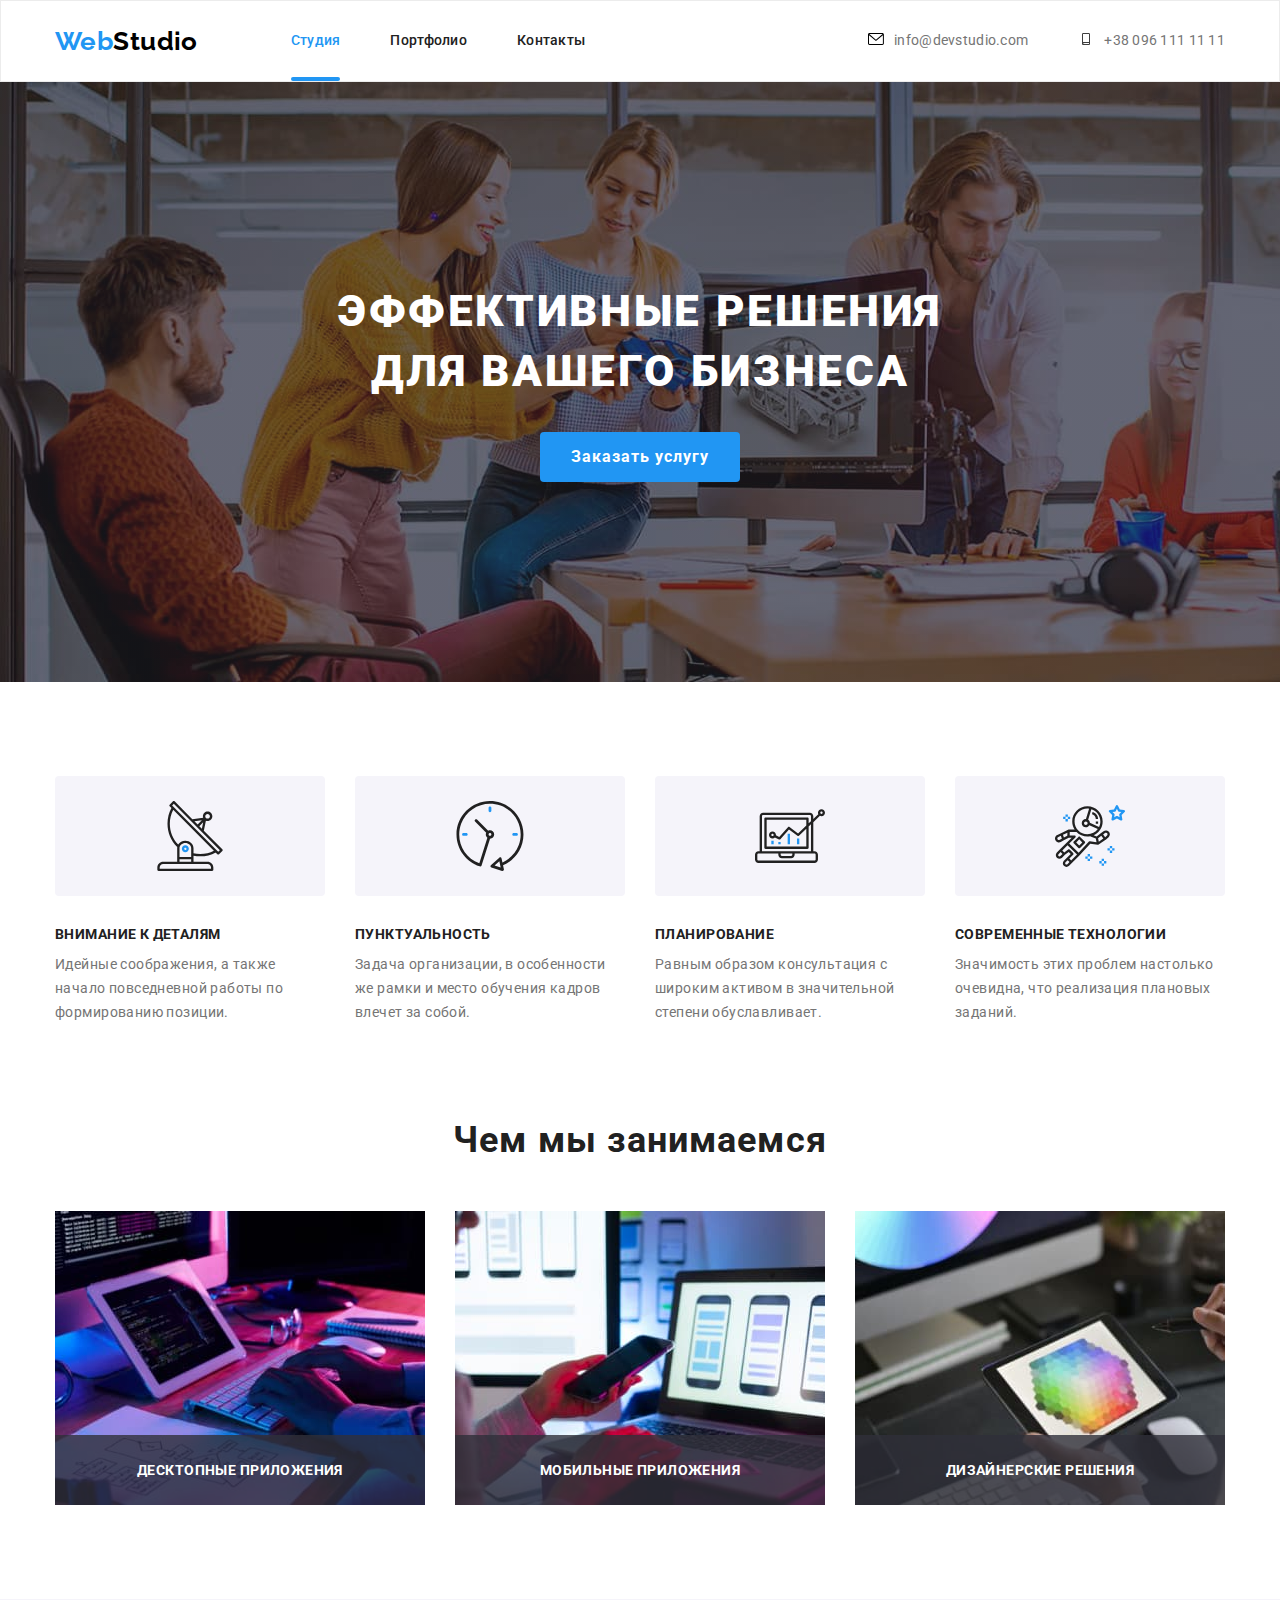
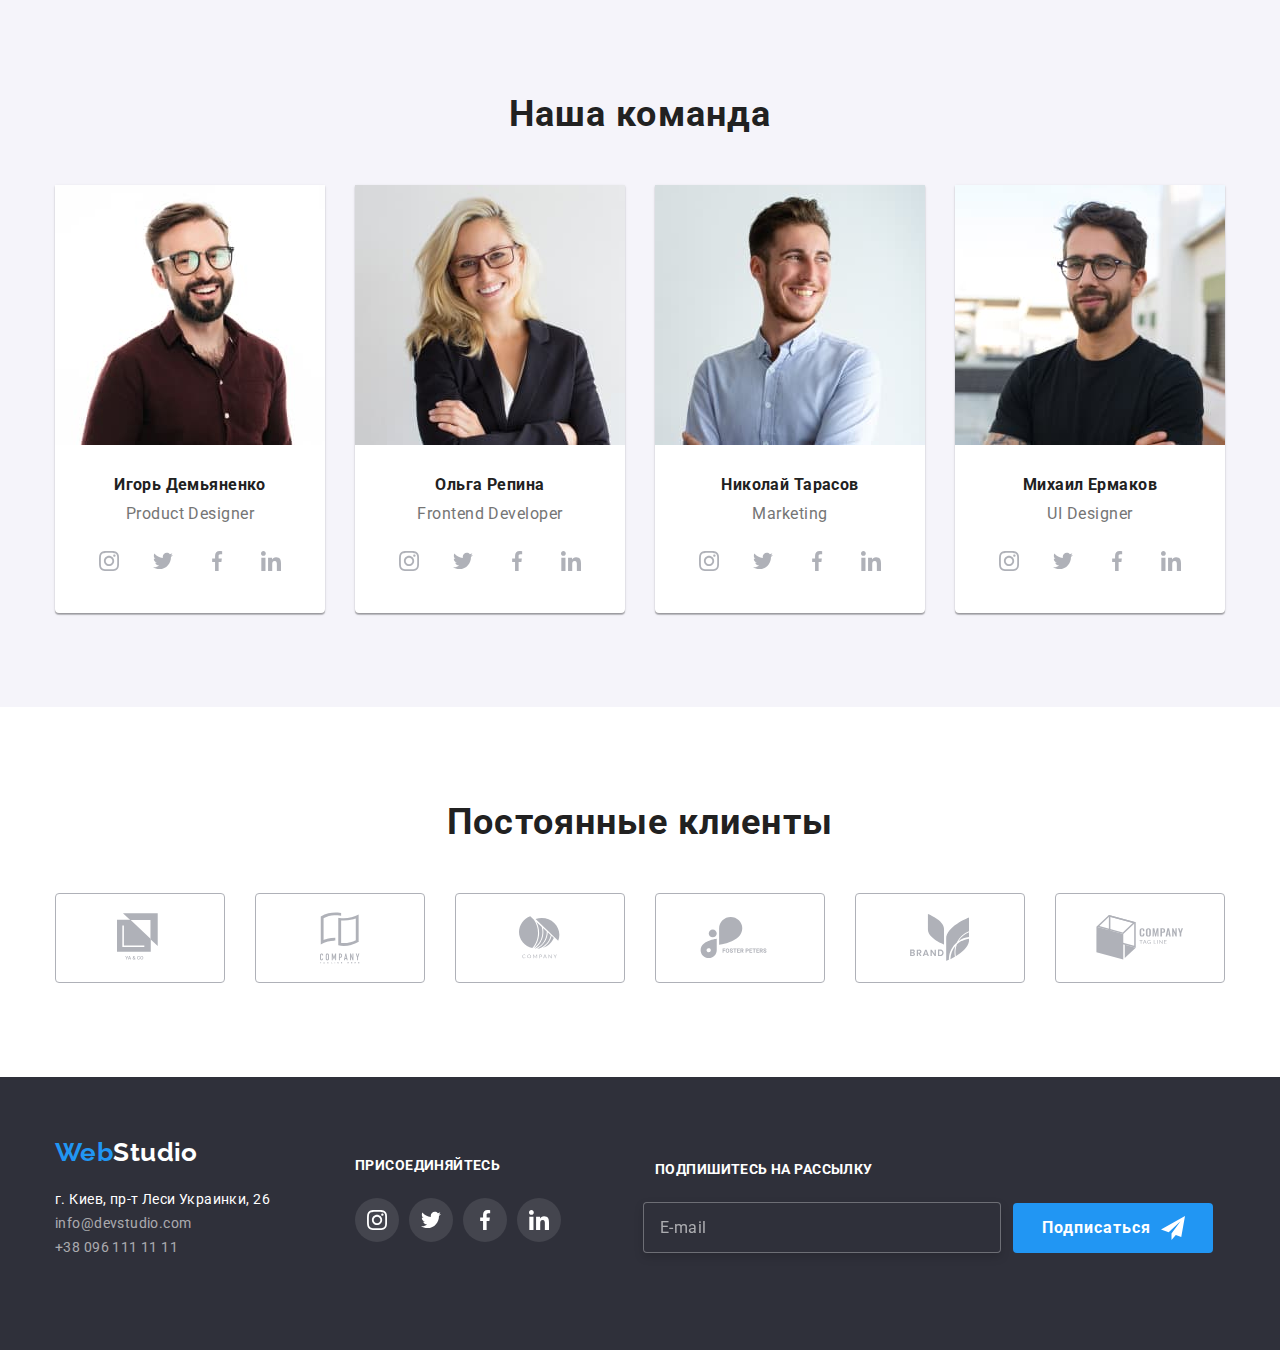
<file: index.html>
<!DOCTYPE html>
<html lang="ru">
  <head>
    <meta charset="UTF-8" />
    <meta name="viewport" content="width=device-width, initial-scale=1.0" />
    <title>Document</title>
    <link
      href="https://fonts.googleapis.com/css2?family=Raleway:wght@700&family=Roboto:wght@400;500;700;900&display=swap"
      rel="stylesheet"
    />
    <link
      rel="stylesheet"
      href="https://cdnjs.cloudflare.com/ajax/libs/modern-normalize/1.0.0/modern-normalize.min.css"
    />
    <!-- <link rel="stylesheet" href="./css/style.css" /> -->
    <link rel="stylesheet" href="./css/main.min.css" />
  </head>

  <body>
    <header class="header">
      <div class="container">
        <div class="header-block">
          <!-- <nav class="nav"> -->
          <a href="./index.html" class="logo link-none"> <span class="web">Web</span>Studio</a>

          <!-- ========== mobile menu ============-->
          <button
            type="button"
            class="menu-button"
            aria-expanded="false"
            aria-controls="menu-container"
            data-menu-button
          >
            <svg width="40px" height="40px" aria-label="Переключатель мобильного меню">
              <use class="icon-cross" href="./img/icon/sprites.svg#icon-cross"></use>
              <use class="icon-menu" href="./img/icon/sprites.svg#icon-menu"></use>
            </svg>
          </button>

          <div class="menu-container" id="menu-container" data-menu>
            <div class="navigation">
              <ul class="list">
                <li class="item"><a href="./index.html" class="link current link-none">Студия</a></li>
                <li class="item">
                  <a href="./portfolio.html" class="link link-none">Портфолио</a>
                </li>
                <li class="item"><a href="" class="link link-none">Контакты</a></li>
              </ul>
            </div>
            <div class="contacts-mob">
              <ul class="list">
                <li class="tel item">
                  <a href="tel:+380961111111" class="link link-none">+38 096 111 11 11</a>
                </li>
                <li class="mail item">
                  <a href="mailto:info@devstudio.com" class="link link-none">info@devstudio.com</a>
                </li>
              </ul>
            </div>
            <div class="mobile-social">
              <ul class="mobile-social-list list">
                <li class="item">
                  <a href="" class="link-none"> Instagram</a>
                </li>
                <li class="item">
                  <a href="" class="link-none"> Twitter</a>
                </li>
                <li class="item">
                  <a href="" class="link-none"> Facebook</a>
                </li>
                <li class="item">
                  <a href="" class="link-none"> LinkedIn</a>
                </li>
              </ul>
            </div>
          </div>

          <!--tab / descktop menu =============== -->
          <!-- <div class="tab-desck-header"> -->
          <nav class="nav">
            <ul class="site-nav list">
              <li class="item"><a href="./index.html" class="link current link-none">Студия</a></li>
              <li class="item">
                <a href="./portfolio.html" class="link link-none">Портфолио</a>
              </li>
              <li class="item"><a href="" class="link link-none">Контакты</a></li>
            </ul>
          </nav>

          <ul class="contacts list">
            <li class="item">
              <a href="mailto:info@devstudio.com" class="link link-none">
                <svg class="icon" width="16px" height="12px">
                  <use href="./img/icon/sprites.svg#icon-envelope"></use></svg
                >info@devstudio.com</a
              >
            </li>
            <li class="item">
              <a href="tel:+380961111111" class="link link-none"
                ><svg class="icon" width="16px" height="12px">
                  <use href="./img/icon/sprites.svg#icon-smartphone"></use></svg
                >+38 096 111 11 11</a
              >
            </li>
          </ul>
          <!-- </div> -->
        </div>
      </div>
    </header>

    <main>
      <!-- баннер -->
      <section class="hero overlay">
        <div class="container">
          <div class="hero-content">
            <h1 class="hero-title">Эффективные решения для вашего бизнеса</h1>
            <button type="button" data-modal-open class="button-title">Заказать услугу</button>
          </div>
        </div>
      </section>

      <!--Наши преимущества-->
      <section class="section features-section">
        <div class="container features">
          <h2 class="section-title visually-hidden">Наши преимущества</h2>
          <!-- заголовок скрыт с помощью css-->

          <ul class="features__item-list list">
            <li class="features__item">
              <div class="icon-features antenna">
                <svg class="link-icon" width="120px" height="70px">
                  <use href="./img/icon/sprites.svg#icon-antenna"></use>
                </svg>
              </div>
              <h3 class="features__title">Внимание к деталям</h3>
              <p>Идейные соображения, а также начало повседневной работы по формированию позиции.</p>
            </li>
            <li class="features__item">
              <div class="icon-features clock">
                <svg class="link-icon" width="120px" height="70px">
                  <use href="./img/icon/sprites.svg#icon-clock"></use>
                </svg>
              </div>
              <h3 class="features__title">Пунктуальность</h3>
              <p>Задача организации, в особенности же рамки и место обучения кадров влечет за собой.</p>
            </li>
            <li class="features__item">
              <div class="icon-features diagram">
                <svg class="link-icon" width="120px" height="70px">
                  <use href="./img/icon/sprites.svg#icon-diagram"></use>
                </svg>
              </div>
              <h3 class="features__title">Планирование</h3>
              <p>Равным образом консультация с широким активом в значительной степени обуславливает.</p>
            </li>
            <li class="features__item">
              <div class="icon-features astronaut">
                <svg class="link-icon" width="120px" height="70px">
                  <use href="./img/icon/sprites.svg#icon-astronaut"></use>
                </svg>
              </div>
              <h3 class="features__title">Современные технологии</h3>
              <p>Значимость этих проблем настолько очевидна, что реализация плановых заданий.</p>
            </li>
          </ul>
        </div>
      </section>

      <!--Чем мы занимаемся-->
      <section class="about-section section">
        <div class="container">
          <h2 class="section-title">Чем мы занимаемся</h2>

          <ul class="about list">
            <li class="item">
              <div class="about-actions">
                <div class="about-thumb">
                  <picture>
                    <source
                      srcset="./img/product/product-1.jpg 1x, ./img/product/product-1@2x.jpg 2x"
                      media="(min-width: 1200px)"
                    />
                    <img src="/img/product/product-1.jpg 1x" alt="планшет и печать на клавиатуре" />
                  </picture>
                  <h3 class="attractive-text">Десктопные приложения</h3>
                </div>
              </div>
            </li>
            <li class="item">
              <div class="about-actions">
                <div class="about-thumb">
                  <picture>
                    <source
                      srcset="./img/product/product-2.jpg 1x, ./img/product/product-2@2x.jpg 2x"
                      media="(min-width: 1200px)"
                    />
                    <img src="./img/product/product-2.jpg 1x" alt="выбор дизайна моб сайта" />
                  </picture>
                  <h3 class="attractive-text">Мобильные приложения</h3>
                </div>
              </div>
            </li>
            <li class="item">
              <div class="about-actions">
                <div class="about-thumb">
                  <picture>
                    <source
                      srcset="./img/product/product-3.jpg 1x, ./img/product/product-3@2x.jpg 2x"
                      media="(min-width: 1200px)"
                    />
                    <img src="./img/product/product-3.jpg 1x" alt="выбор цвета на планшете" />
                  </picture>
                  <h3 class="attractive-text">Дизайнерские решения</h3>
                </div>
              </div>
            </li>
          </ul>
        </div>
      </section>

      <!--Наша команда-->
      <section class="section team-section">
        <div class="container">
          <h2 class="section-title">Наша команда</h2>

          <ul class="team list">
            <li class="team-item">
              <a href="" class="link-none">
                <div class="team-insidebox-titles">
                  <picture>
                    <source
                      srcset="./img/team/pc-staff-1.jpg 1x, ./img/team/pc-staff-1@2x.jpg 2x"
                      media="(min-width: 1200px)"
                    />
                    <source
                      srcset="./img/team/tab-staff-1.jpg 1x, ./img/team/tab-staff-1@2x.jpg 2x"
                      media="(min-width: 768px)"
                    />
                    <img class="about-list-img" src="./img/team/mob-staff-1.jpg" alt="фото Игорь Демьяненко" />
                  </picture>

                  <h3 class="title">Игорь Демьяненко</h3>
                  <p class="text">Product Designer</p>
                </div>
              </a>
              <ul class="social list">
                <li>
                  <a href="" class="social-link-icon">
                    <svg class="link-icon" width="20px" height="20px">
                      <use href="./img/icon/sprites.svg#icon-instagram"></use>
                    </svg>
                  </a>
                </li>
                <li>
                  <a href="" class="social-link-icon">
                    <svg class="link-icon" width="20px" height="20px">
                      <use href="./img/icon/sprites.svg#icon-twitter"></use>
                    </svg>
                  </a>
                </li>
                <li>
                  <a href="" class="social-link-icon">
                    <svg class="link-icon" width="20px" height="20px">
                      <use href="./img/icon/sprites.svg#icon-facebook"></use>
                    </svg>
                  </a>
                </li>
                <li>
                  <a href="" class="social-link-icon">
                    <svg class="link-icon" width="20px" height="20px">
                      <use href="./img/icon/sprites.svg#icon-linkedin"></use>
                    </svg>
                  </a>
                </li>
              </ul>
            </li>
            <li class="team-item">
              <a href="" class="link-none">
                <div class="team-insidebox-titles">
                  <picture>
                    <source
                      srcset="./img/team/pc-staff-2.jpg 1x, ./img/team/pc-staff-2@2x.jpg 2x"
                      media="(min-width: 1200px)"
                    />
                    <source
                      srcset="./img/team/tab-staff-2.jpg 1x, ./img/team/tab-staff-2@2x.jpg 2x"
                      media="(min-width: 768px)"
                    />
                    <img class="about-list-img" src="./img/team/mob-staff-2.jpg" alt="фото Ольга Репина" />
                  </picture>

                  <h3 class="title">Ольга Репина</h3>
                  <p class="text">Frontend Developer</p>
                </div>
              </a>
              <ul class="social list">
                <li>
                  <a href="" class="social-link-icon">
                    <svg class="link-icon" width="20px" height="20px">
                      <use href="./img/icon/sprites.svg#icon-instagram"></use>
                    </svg>
                  </a>
                </li>
                <li>
                  <a href="" class="social-link-icon">
                    <svg class="link-icon" width="20px" height="20px">
                      <use href="./img/icon/sprites.svg#icon-twitter"></use>
                    </svg>
                  </a>
                </li>
                <li>
                  <a href="" class="social-link-icon">
                    <svg class="link-icon" width="20px" height="20px">
                      <use href="./img/icon/sprites.svg#icon-facebook"></use>
                    </svg>
                  </a>
                </li>
                <li>
                  <a href="" class="social-link-icon">
                    <svg class="link-icon" width="20px" height="20px">
                      <use href="./img/icon/sprites.svg#icon-linkedin"></use>
                    </svg>
                  </a>
                </li>
              </ul>
            </li>
            <li class="team-item">
              <a href="" class="link-none">
                <div class="team-insidebox-titles">
                  <picture>
                    <source
                      srcset="./img/team/pc-staff-3.jpg 1x, ./img/team/pc-staff-3@2x.jpg 2x"
                      media="(min-width: 1200px)"
                    />
                    <source
                      srcset="./img/team/tab-staff-3.jpg 1x, ./img/team/tab-staff-3@2x.jpg 2x"
                      media="(min-width: 768px)"
                    />
                    <img class="about-list-img" src="./img/team/mob-staff-3.jpg" alt="фото Николай Тарасов" />
                  </picture>

                  <h3 class="title">Николай Тарасов</h3>
                  <p class="text">Marketing</p>
                </div>
              </a>
              <ul class="social list">
                <li>
                  <a href="" class="social-link-icon">
                    <svg class="link-icon" width="20px" height="20px">
                      <use href="./img/icon/sprites.svg#icon-instagram"></use>
                    </svg>
                  </a>
                </li>
                <li>
                  <a href="" class="social-link-icon">
                    <svg class="link-icon" width="20px" height="20px">
                      <use href="./img/icon/sprites.svg#icon-twitter"></use>
                    </svg>
                  </a>
                </li>
                <li>
                  <a href="" class="social-link-icon">
                    <svg class="link-icon" width="20px" height="20px">
                      <use href="./img/icon/sprites.svg#icon-facebook"></use>
                    </svg>
                  </a>
                </li>
                <li>
                  <a href="" class="social-link-icon">
                    <svg class="link-icon" width="20px" height="20px">
                      <use href="./img/icon/sprites.svg#icon-linkedin"></use>
                    </svg>
                  </a>
                </li>
              </ul>
            </li>
            <li class="team-item">
              <a href="" class="link-none">
                <div class="team-insidebox-titles">
                  <picture>
                    <source
                      srcset="./img/team/pc-staff-4.jpg 1x, ./img/team/pc-staff-4@2x.jpg 2x"
                      media="(min-width: 1200px)"
                    />
                    <source
                      srcset="./img/team/tab-staff-4.jpg 1x, ./img/team/tab-staff-4@2x.jpg 2x"
                      media="(min-width: 768px)"
                    />
                    <img class="about-list-img" src="./img/team/mob-staff-4.jpg" alt="фото Михаил Ермаков" />
                  </picture>

                  <h3 class="title">Михаил Ермаков</h3>
                  <p class="text">UI Designer</p>
                </div>
              </a>
              <ul class="social list">
                <li>
                  <a href="" class="social-link-icon">
                    <svg class="link-icon" width="20px" height="20px">
                      <use href="./img/icon/sprites.svg#icon-instagram"></use>
                    </svg>
                  </a>
                </li>
                <li>
                  <a href="" class="social-link-icon">
                    <svg class="link-icon" width="20px" height="20px">
                      <use href="./img/icon/sprites.svg#icon-twitter"></use>
                    </svg>
                  </a>
                </li>
                <li>
                  <a href="" class="social-link-icon">
                    <svg class="link-icon" width="20px" height="20px">
                      <use href="./img/icon/sprites.svg#icon-facebook"></use>
                    </svg>
                  </a>
                </li>
                <li>
                  <a href="" class="social-link-icon">
                    <svg class="link-icon" width="20px" height="20px">
                      <use href="./img/icon/sprites.svg#icon-linkedin"></use>
                    </svg>
                  </a>
                </li>
              </ul>
            </li>
          </ul>
        </div>
      </section>
    </main>

    <!-- Постоянные клиенты -->

    <section class="section clients-section">
      <div class="container">
        <h2 class="section-title">Постоянные клиенты</h2>

        <ul class="clients__list list">
          <li class="clients__item">
            <a href="" class="clients__link-icon">
              <svg class="link-icon" width="45px" height="50px">
                <use href="./img/icon/sprites.svg#icon-logo-1"></use>
              </svg>
            </a>
          </li>
          <li class="clients__item">
            <a href="" class="clients__link-icon">
              <svg class="link-icon" width="40px" height="52px">
                <use href="./img/icon/sprites.svg#icon-logo-2"></use>
              </svg>
            </a>
          </li>
          <li class="clients__item">
            <a href="" class="clients__link-icon">
              <svg class="link-icon" width="41px" height="43px">
                <use href="./img/icon/sprites.svg#icon-logo-3"></use>
              </svg>
            </a>
          </li>
          <li class="clients__item">
            <a href="" class="clients__link-icon">
              <svg class="link-icon" width="80px" height="42px">
                <use href="./img/icon/sprites.svg#icon-logo-4"></use>
              </svg>
            </a>
          </li>
          <li class="clients__item">
            <a href="" class="clients__link-icon">
              <svg class="link-icon" width="59px" height="47px">
                <use href="./img/icon/sprites.svg#icon-logo-5"></use>
              </svg>
            </a>
          </li>
          <li class="clients__item">
            <a href="" class="clients__link-icon">
              <svg class="team-link-icon" width="88px" height="45px">
                <use href="./img/icon/sprites.svg#icon-logo-6"></use>
              </svg>
            </a>
          </li>
        </ul>
      </div>
    </section>

    <!--Подвал-->

    <footer class="footer">
      <div class="container">
        <div class="footer-block">
          <div class="footer-block__item">
            <a href="./index.html" class="logo link-none">
              <span class="web">Web</span><span class="studio">Studio</span>
            </a>

            <address class="address">
              <ul class="contacts-footer list">
                <li class="contacts-footer__item">
                  <a
                    href="https://www.google.com/maps/d/u/0/viewer?msa=0&mid=10uSM3H-mIU3GznYo2szRIEphczw&ll=50.42732700000001%2C30.538092&z=17"
                    class="address-map link-none"
                    target="_blank"
                  >
                    г. Киев, пр-т Леси Украинки, 26
                  </a>
                </li>
                <li class="contacts-footer__item">
                  <a href="mailto:info@devstudio.com" class="contacts-footer__link link-none">info@devstudio.com</a>
                </li>
                <li class="contacts-footer__item">
                  <a href="tel:+380961111111" class="contacts-footer__link link-none">+38 096 111 11 11</a>
                </li>
              </ul>
            </address>
          </div>

          <div class="footer-block__item footer-social-block">
            <b class="attractive-text">Присоединяйтесь</b>
            <ul class="footer__social list">
              <li>
                <a href="" class="footer-link-icon">
                  <svg class="link-icon" width="20px" height="20px">
                    <use href="./img/icon/sprites.svg#icon-instagram"></use>
                  </svg>
                </a>
              </li>
              <li>
                <a href="" class="footer-link-icon">
                  <svg class="link-icon" width="20px" height="20px">
                    <use href="./img/icon/sprites.svg#icon-twitter"></use>
                  </svg>
                </a>
              </li>
              <li>
                <a href="" class="footer-link-icon">
                  <svg class="link-icon" width="20px" height="20px">
                    <use href="./img/icon/sprites.svg#icon-facebook"></use>
                  </svg>
                </a>
              </li>
              <li>
                <a href="" class="footer-link-icon">
                  <svg class="link-icon" width="20px" height="20px">
                    <use href="./img/icon/sprites.svg#icon-linkedin"></use>
                  </svg>
                </a>
              </li>
            </ul>
          </div>
          <!-- ------------------------------------------------------------------- -->
          <div class="footer-block__item form-footer">
            <b class="attractive-text">Подпишитесь на рассылку</b>
            <form action="" class="subscribe">
              <div class="field-input">
                <label for="form-subscribe"></label>
                <input
                  class="subscribe-input"
                  type="email"
                  name="form-subscribe"
                  id="form-subscribe"
                  placeholder="E-mail"
                />
              </div>

              <div class="field-button">
                <button type="submit" class="button-title button">
                  <p>Подписаться</p>
                  <svg class="icon-send-footer" width="24px" height="24px">
                    <use href="./img/icon/sprites.svg#icon-send-footer"></use>
                  </svg>
                </button>
              </div>
            </form>
          </div>
        </div>
      </div>
    </footer>

    <!-- Модальное окно -->

    <div class="backdrop is-hidden" data-modal>
      <div class="modal modal-form-block">
        <button type="button" data-modal-close class="button-close">
          <svg class="icon-close" width="11px" height="11px">
            <use href="./img/icon/sprites.svg#icon-close"></use>
          </svg>
        </button>

        <form action=".js-speaker-form" class="form">
          <b class="modal-title">Оставьте свои данные, мы вам перезвоним</b>

          <label class="form-field icon-modal-form">
            <span class="modal-form-title">Имя</span>
            <input class="form-input" type="text" name="form-name" id="form-name" />

            <svg class="icon-modal" width="12px" height="12px">
              <use href="./img/icon/sprites.svg#icon-modal-man"></use>
            </svg>
          </label>

          <label class="form-field icon-modal-form">
            <span class="modal-form-title">Телефон</span>
            <input class="form-input" type="tel" name="form-tel" id="form-tel" />
            <svg class="icon-modal" width="14px" height="14px">
              <use href="./img/icon/sprites.svg#icon-modal-phone"></use>
            </svg>
          </label>

          <label class="form-field icon-modal-form">
            <span class="modal-form-title">Почта</span>
            <input class="form-input" type="mail" name="form-email" id="form-email" />
            <svg class="icon-modal" width="16px" height="12px">
              <use href="./img/icon/sprites.svg#icon-modal-email"></use>
            </svg>
          </label>

          <label class="form-field textarea-box">
            <span class="modal-form-title">Комментарий</span>
            <textarea
              class="form-input form__textarea"
              name="form-comments"
              id="form-comments"
              cols="230"
              rows="10"
              placeholder="Введите текст"
            ></textarea>
          </label>

          <label class="policy">
            <input class="checkbox" type="checkbox" name="policy" />
            <span class="icon-checkbox"></span>
            <span for="policy"
              >Соглашаюсь с рассылкой и принимаю
              <a href=""><span class="policy-link">Условия договора</span></a>
            </span>
          </label>

          <div>
            <button type="submit" class="button-title">Отправить</button>
          </div>
        </form>
      </div>
    </div>

    <!-- ========== JS ============ -->

    <script src="./js/modal.js"></script>
    <script src="./js/menu.js"></script>

    <script>
      ;(() => {
        document.querySelector(".js-speaker-form").addEventListener("submit", (e) => {
          e.preventDefault()

          new FormData(e.currentTarget).forEach((value, name) => console.log(`${name}: ${value}`))
        })
      })()
    </script>
  </body>
</html>
</file>
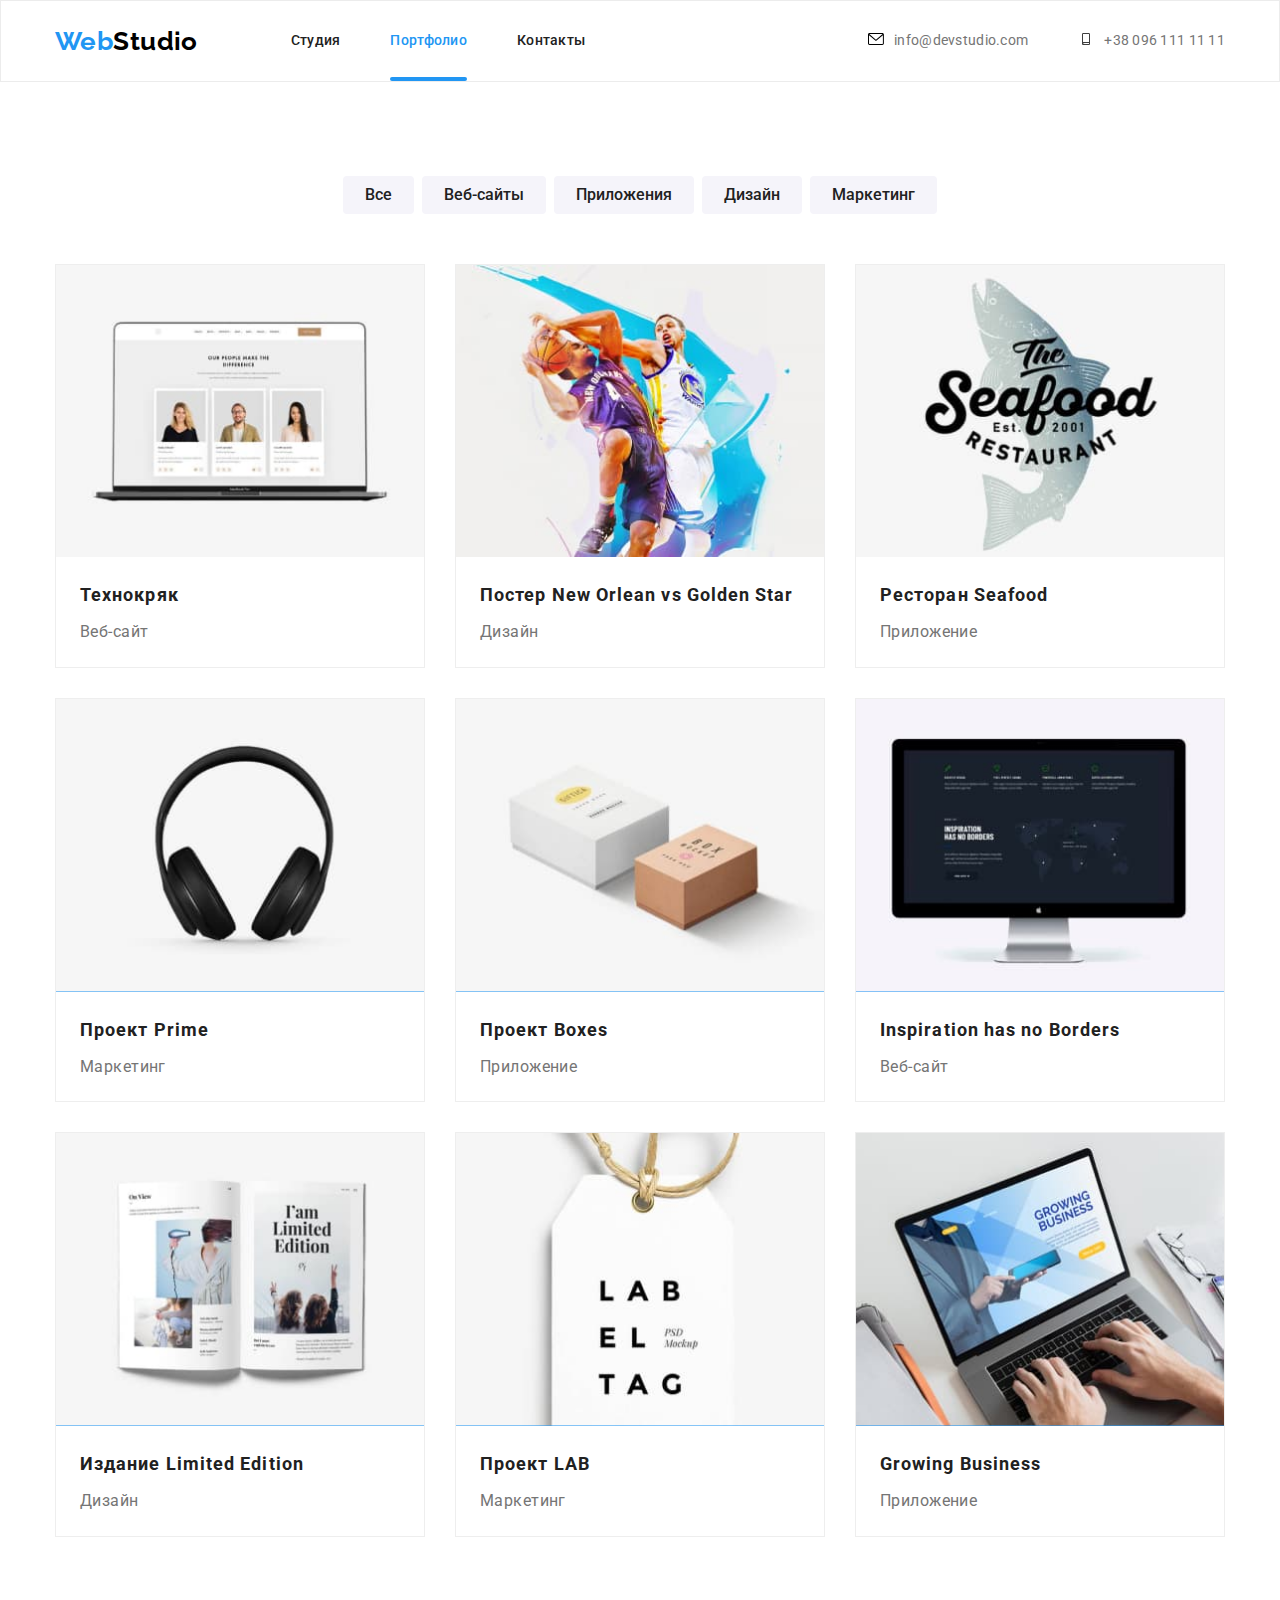
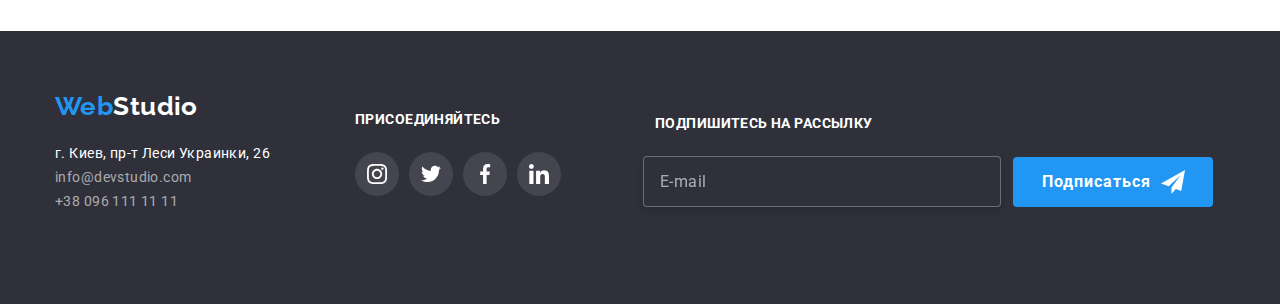
<file: portfolio.html>
<!DOCTYPE html>
<html lang="ru">
  <head>
    <meta charset="UTF-8" />
    <meta name="viewport" content="width=device-width, initial-scale=1.0" />
    <title>Document</title>
    <link
      href="https://fonts.googleapis.com/css2?family=Raleway:wght@700&family=Roboto:wght@400;500;700;900&display=swap"
      rel="stylesheet"
    />
    <link
      rel="stylesheet"
      href="https://cdnjs.cloudflare.com/ajax/libs/modern-normalize/1.0.0/modern-normalize.min.css"
    />
    <!-- <link rel="stylesheet" href="./css/style.css" /> -->
    <link rel="stylesheet" href="./css/main.min.css" />
  </head>

  <body>
    <header class="header">
      <div class="container">
        <div class="header-block">
          <!-- <nav class="nav"> -->
          <a href="./index.html" class="logo link-none"> <span class="web">Web</span>Studio</a>

          <!-- ========== mobile menu ============-->
          <button
            type="button"
            class="menu-button"
            aria-expanded="false"
            aria-controls="menu-container"
            data-menu-button
          >
            <svg width="40px" height="40px" aria-label="Переключатель мобильного меню">
              <use class="icon-cross" href="./img/icon/sprites.svg#icon-cross"></use>
              <use class="icon-menu" href="./img/icon/sprites.svg#icon-menu"></use>
            </svg>
          </button>

          <div class="menu-container" id="menu-container" data-menu>
            <div class="navigation">
              <ul class="list">
                <li class="item"><a href="./index.html" class="link current link-none">Студия</a></li>
                <li class="item">
                  <a href="./portfolio.html" class="link link-none">Портфолио</a>
                </li>
                <li class="item"><a href="" class="link link-none">Контакты</a></li>
              </ul>
            </div>
            <div class="contacts-mob">
              <ul class="list">
                <li class="tel item">
                  <a href="tel:+380961111111" class="link link-none">+38 096 111 11 11</a>
                </li>
                <li class="mail item">
                  <a href="mailto:info@devstudio.com" class="link link-none">info@devstudio.com</a>
                </li>
              </ul>
            </div>
            <div class="mobile-social">
              <ul class="mobile-social-list list">
                <li class="item">
                  <a href="" class="link-none"> Instagram</a>
                </li>
                <li class="item">
                  <a href="" class="link-none"> Twitter</a>
                </li>
                <li class="item">
                  <a href="" class="link-none"> Facebook</a>
                </li>
                <li class="item">
                  <a href="" class="link-none"> LinkedIn</a>
                </li>
              </ul>
            </div>
          </div>

          <!--tab / descktop menu =============== -->
          <!-- <div class="tab-desck-header"> -->
          <nav class="nav">
            <ul class="site-nav list">
              <li class="item"><a href="./index.html" class="link link-none">Студия</a></li>
              <li class="item">
                <a href="./portfolio.html" class="link current link-none">Портфолио</a>
              </li>
              <li class="item"><a href="" class="link link-none">Контакты</a></li>
            </ul>
          </nav>

          <ul class="contacts list">
            <li class="item">
              <a href="mailto:info@devstudio.com" class="link link-none">
                <svg class="icon" width="16px" height="12px">
                  <use href="./img/icon/sprites.svg#icon-envelope"></use></svg
                >info@devstudio.com</a
              >
            </li>
            <li class="item">
              <a href="tel:+380961111111" class="link link-none"
                ><svg class="icon" width="16px" height="12px">
                  <use href="./img/icon/sprites.svg#icon-smartphone"></use></svg
                >+38 096 111 11 11</a
              >
            </li>
          </ul>
          <!-- </div> -->
        </div>
      </div>
    </header>

    <main>
      <!-- меню портфолио -->
      <section class="section">
        <div class="container">
          <h2 class="section-title visually-hidden">Меню портфолио</h2>
          <!-- заголовок скрыт с помощью css-->

          <ul class="portfolio-nav list">
            <li class="portfolio-nav__item"><button type="button" class="button">Все</button></li>
            <li class="portfolio-nav__item"><button type="button" class="button">Веб-сайты</button></li>
            <li class="portfolio-nav__item"><button type="button" class="button">Приложения</button></li>
            <li class="portfolio-nav__item"><button type="button" class="button">Дизайн</button></li>
            <li class="portfolio-nav__item"><button type="button" class="button">Маркетинг</button></li>
          </ul>

          <!-- проекты -->

          <h2 class="section-title visually-hidden">Проекты</h2>
          <!-- заголовок скрыт с помощью css-->

          <ul class="projects list">
            <li class="projects__item">
              <a href="" class="item-box link-none">
                <div class="projects-overlay-box">
                  <picture>
                    <source
                      srcset="./img/portfolio/pc-tech.jpg 1x, ./img/portfolio/pc-tech@2x.jpg 2x"
                      media="(min-width: 1200px)"
                    />
                    <source
                      srcset="./img/portfolio/tab-tech.jpg 1x, ./img/portfolio/tab-tech@2x.jpg 2x"
                      media="(min-width: 768px)"
                    />
                    <img class="about-list-img" src="./img/portfolio/mob-tech.jpg" alt="ноут с аккаунтами" />
                  </picture>

                  <!-- <img src="./img/technokrjak-mob.jpg" alt="ноут с аккаунтами" /> -->
                  <p class="projects-overlay">
                    Технокряк это современная площадка распространения коронавируса. Компании используют эту платформу
                    для цифрового шпионажа и атак на защищённые сервера конкурентов.
                  </p>
                </div>
                <div class="projects-insidebox-titles">
                  <h3 class="title">Технокряк</h3>
                  <p class="text">Веб-сайт</p>
                </div>
              </a>
            </li>

            <li class="projects__item">
              <a href="" class="item-box link-none">
                <div class="projects-overlay-box">
                  <picture>
                    <source
                      srcset="./img/portfolio/pc-star.jpg 1x, ./img/portfolio/pc-star@2x.jpg 2x"
                      media="(min-width: 1200px)"
                    />
                    <source
                      srcset="./img/portfolio/tab-star.jpg 1x, ./img/portfolio/tab-star@2x.jpg 2x"
                      media="(min-width: 768px)"
                    />
                    <img class="about-list-img" src="./img/portfolio/mob-star.jpg" alt="баскетболисты" />
                  </picture>

                  <!-- <img src="./img/new-orlean-vs-golden-star-mob.jpg" alt="баскетболисты" /> -->
                  <p class="projects-overlay">
                    Технокряк это современная площадка распространения коронавируса. Компании используют эту платформу
                    для цифрового шпионажа и атак на защищённые сервера конкурентов.
                  </p>
                </div>
                <div class="projects-insidebox-titles">
                  <h3 class="title">Постер New Orlean vs Golden Star</h3>
                  <p class="text">Дизайн</p>
                </div>
              </a>
            </li>

            <li class="projects__item">
              <a href="" class="item-box link-none">
                <div class="projects-overlay-box">
                  <picture>
                    <source
                      srcset="./img/portfolio/pc-seafood.jpg 1x, ./img/portfolio/pc-seafood@2x.jpg 2x"
                      media="(min-width: 1200px)"
                    />
                    <source
                      srcset="./img/portfolio/tab-seafood.jpg 1x, ./img/portfolio/tab-seafood@2x.jpg 2x"
                      media="(min-width: 768px)"
                    />
                    <img
                      class="about-list-img"
                      src="./img/portfolio/mob-seafood.jpg"
                      alt="лого ресторана морской кухни"
                    />
                  </picture>
                  <!-- <img src="./img/seafood-mob.jpg" alt="лого ресторана морской кухни" /> -->
                  <p class="projects-overlay">
                    Технокряк это современная площадка распространения коронавируса. Компании используют эту платформу
                    для цифрового шпионажа и атак на защищённые сервера конкурентов.
                  </p>
                </div>
                <div class="projects-insidebox-titles">
                  <h3 class="title">Ресторан Seafood</h3>
                  <p class="text">Приложение</p>
                </div>
              </a>
            </li>

            <li class="projects__item">
              <a href="" class="item-box link-none">
                <div class="projects-overlay-box">
                  <picture>
                    <source
                      srcset="./img/portfolio/pc-prime.jpg 1x, ./img/portfolio/pc-prime@2x.jpg 2x"
                      media="(min-width: 1200px)"
                    />
                    <source
                      srcset="./img/portfolio/tab-prime.jpg 1x, ./img/portfolio/tab-prime@2x.jpg 2x"
                      media="(min-width: 768px)"
                    />
                    <img class="about-list-img" src="./img/portfolio/mob-prime.jpg" alt="наушники" />
                  </picture>
                  <!-- <img src="./img/project-prime-mob.jpg" alt="наушники" /> -->
                  <p class="projects-overlay">
                    Технокряк это современная площадка распространения коронавируса. Компании используют эту платформу
                    для цифрового шпионажа и атак на защищённые сервера конкурентов.
                  </p>
                </div>
                <div class="projects-insidebox-titles">
                  <h3 class="title">Проект Prime</h3>
                  <p class="text">Маркетинг</p>
                </div>
              </a>
            </li>

            <li class="projects__item">
              <a href="" class="item-box link-none">
                <div class="projects-overlay-box">
                  <picture>
                    <source
                      srcset="./img/portfolio/pc-boxes.jpg 1x, ./img/portfolio/pc-boxes@2x.jpg 2x"
                      media="(min-width: 1200px)"
                    />
                    <source
                      srcset="./img/portfolio/tab-boxes.jpg 1x, ./img/portfolio/tab-boxes@2x.jpg 2x"
                      media="(min-width: 768px)"
                    />
                    <img class="about-list-img" src="./img/portfolio/mob-boxes.jpg" alt="картонные коробки" />
                  </picture>
                  <!-- <img src="./img/project-boxes-mob.jpg" alt="картонные коробки" /> -->
                  <p class="projects-overlay">
                    Технокряк это современная площадка распространения коронавируса. Компании используют эту платформу
                    для цифрового шпионажа и атак на защищённые сервера конкурентов.
                  </p>
                </div>
                <div class="projects-insidebox-titles">
                  <h3 class="title">Проект Boxes</h3>
                  <p class="text">Приложение</p>
                </div>
              </a>
            </li>

            <li class="projects__item">
              <a href="" class="item-box link-none">
                <div class="projects-overlay-box">
                  <picture>
                    <source
                      srcset="./img/portfolio/pc-inspiration.jpg 1x, ./img/portfolio/pc-inspiration@2x.jpg 2x"
                      media="(min-width: 1200px)"
                    />
                    <source
                      srcset="./img/portfolio/tab-inspiration.jpg 1x, ./img/portfolio/tab-inspiration@2x.jpg 2x"
                      media="(min-width: 768px)"
                    />
                    <img class="about-list-img" src="./img/portfolio/mob-inspiration.jpg" alt="монитор" />
                  </picture>
                  <!-- <img src="./img/inspiration-has-no-borders-mob.jpg" alt="монитор" /> -->
                  <p class="projects-overlay">
                    Технокряк это современная площадка распространения коронавируса. Компании используют эту платформу
                    для цифрового шпионажа и атак на защищённые сервера конкурентов.
                  </p>
                </div>
                <div class="projects-insidebox-titles">
                  <h3 class="title">Inspiration has no Borders</h3>
                  <p class="text">Веб-сайт</p>
                </div>
              </a>
            </li>

            <li class="projects__item">
              <a href="" class="item-box link-none">
                <div class="projects-overlay-box">
                  <picture>
                    <source
                      srcset="./img/portfolio/pc-limited.jpg 1x, ./img/portfolio/pc-limited@2x.jpg 2x"
                      media="(min-width: 1200px)"
                    />
                    <source
                      srcset="./img/portfolio/tab-limited.jpg 1x, ./img/portfolio/tab-limited@2x.jpg 2x"
                      media="(min-width: 768px)"
                    />
                    <img class="about-list-img" src="./img/portfolio/mob-limited.jpg" alt="открытая книга" />
                  </picture>
                  <!-- <img src="./img/limited-edition-mob.jpg" alt="открытая книга" /> -->
                  <p class="projects-overlay">
                    Технокряк это современная площадка распространения коронавируса. Компании используют эту платформу
                    для цифрового шпионажа и атак на защищённые сервера конкурентов.
                  </p>
                </div>
                <div class="projects-insidebox-titles">
                  <h3 class="title">Издание Limited Edition</h3>
                  <p class="text">Дизайн</p>
                </div>
              </a>
            </li>

            <li class="projects__item">
              <a href="" class="item-box link-none">
                <div class="projects-overlay-box">
                  <picture>
                    <source
                      srcset="./img/portfolio/pc-lab.jpg 1x, ./img/portfolio/pc-lab@2x.jpg 2x"
                      media="(min-width: 1200px)"
                    />
                    <source
                      srcset="./img/portfolio/tab-lab.jpg 1x, ./img/portfolio/tab-lab@2x.jpg 2x"
                      media="(min-width: 768px)"
                    />
                    <img class="about-list-img" src="./img/portfolio/mob-lab.jpg" alt="бирка label tag" />
                  </picture>
                  <!-- <img src="./img/project-lab-mob.jpg" alt="бирка label tag" /> -->
                  <p class="projects-overlay">
                    Технокряк это современная площадка распространения коронавируса. Компании используют эту платформу
                    для цифрового шпионажа и атак на защищённые сервера конкурентов.
                  </p>
                </div>
                <div class="projects-insidebox-titles">
                  <h3 class="title">Проект LAB</h3>
                  <p class="text">Маркетинг</p>
                </div>
              </a>
            </li>

            <li class="projects__item">
              <a href="" class="item-box link-none">
                <div class="projects-overlay-box">
                  <picture>
                    <source
                      srcset="./img/portfolio/pc-business.jpg 1x, ./img/portfolio/pc-business@2x.jpg 2x"
                      media="(min-width: 1200px)"
                    />
                    <source
                      srcset="./img/portfolio/tab-business.jpg 1x, ./img/portfolio/tab-business@2x.jpg 2x"
                      media="(min-width: 768px)"
                    />
                    <img class="about-list-img" src="./img/portfolio/mob-business.jpg" alt="презентация на ноутбуке" />
                  </picture>
                  <!-- <img src="./img/growing-business-mob.jpg" alt="презентация на ноутбуке" /> -->
                  <p class="projects-overlay">
                    Технокряк это современная площадка распространения коронавируса. Компании используют эту платформу
                    для цифрового шпионажа и атак на защищённые сервера конкурентов.
                  </p>
                </div>
                <div class="projects-insidebox-titles">
                  <h3 class="title">Growing Business</h3>
                  <p class="text">Приложение</p>
                </div>
              </a>
            </li>
          </ul>
        </div>
      </section>
    </main>

    <!--Подвал-->
    <footer class="footer">
      <div class="container">
        <div class="footer-block">
          <div class="footer-block__item">
            <a href="./index.html" class="logo link-none">
              <span class="web">Web</span><span class="studio">Studio</span>
            </a>

            <address class="address">
              <ul class="contacts-footer list">
                <li class="contacts-footer__item">
                  <a
                    href="https://www.google.com/maps/d/u/0/viewer?msa=0&mid=10uSM3H-mIU3GznYo2szRIEphczw&ll=50.42732700000001%2C30.538092&z=17"
                    class="address-map link-none"
                    target="_blank"
                  >
                    г. Киев, пр-т Леси Украинки, 26
                  </a>
                </li>
                <li class="contacts-footer__item">
                  <a href="mailto:info@devstudio.com" class="contacts-footer__link link-none">info@devstudio.com</a>
                </li>
                <li class="contacts-footer__item">
                  <a href="tel:+380961111111" class="contacts-footer__link link-none">+38 096 111 11 11</a>
                </li>
              </ul>
            </address>
          </div>

          <div class="footer-block__item footer-social-block">
            <b class="attractive-text">Присоединяйтесь</b>
            <ul class="footer__social list">
              <li>
                <a href="" class="footer-link-icon">
                  <svg class="link-icon" width="20px" height="20px">
                    <use href="./img/icon/sprites.svg#icon-instagram"></use>
                  </svg>
                </a>
              </li>
              <li>
                <a href="" class="footer-link-icon">
                  <svg class="link-icon" width="20px" height="20px">
                    <use href="./img/icon/sprites.svg#icon-twitter"></use>
                  </svg>
                </a>
              </li>
              <li>
                <a href="" class="footer-link-icon">
                  <svg class="link-icon" width="20px" height="20px">
                    <use href="./img/icon/sprites.svg#icon-facebook"></use>
                  </svg>
                </a>
              </li>
              <li>
                <a href="" class="footer-link-icon">
                  <svg class="link-icon" width="20px" height="20px">
                    <use href="./img/icon/sprites.svg#icon-linkedin"></use>
                  </svg>
                </a>
              </li>
            </ul>
          </div>
          <!-- ------------------------------------------------------------------- -->
          <div class="footer-block__item form-footer">
            <b class="attractive-text">Подпишитесь на рассылку</b>
            <form action="" class="subscribe">
              <div class="field-input">
                <label for="form-subscribe"></label>
                <input
                  class="subscribe-input"
                  type="email"
                  name="form-subscribe"
                  id="form-subscribe"
                  placeholder="E-mail"
                />
              </div>

              <div class="field-button">
                <button type="submit" class="button-title button">
                  <p>Подписаться</p>
                  <svg class="icon-send-footer" width="24px" height="24px">
                    <use href="./img/icon/sprites.svg#icon-send-footer"></use>
                  </svg>
                </button>
              </div>
            </form>
          </div>
        </div>
      </div>
    </footer>

    <!-- ===== js ========== -->

    <script src="./js/menu.js"></script>
  </body>
</html>
</file>
<file: css/style.css>
/* ===================== COMPONENTS ===================== */

/* ===================================================== */

/* contact svg */

/* =======  envelope  ==========  smartphone  ================= */
/* ====== Footer =======*/

/* ====== hero ========= */

/* button */

/* section */

/* ======== features =======*/

/* ============== about ============*/

/* team */

/* =======   portfolio navigation ========== */

/* =============  portfolio - projects ============*/

/* ======== CLIENTS === ICON == SVG ========= */

/* ======== SOCIAL TEAM  === ICON == SVG ========= */

/* ============= ABOUT ACTIONS ========== */

/* =============  MODAL FORM  ======================= */

/* =========   SUBSCRIBE == Подпишись == Форма ========= */
</file>
<file: css/main.min.css>
:root{--primary-text-color: #757575;--title-text-color: #212121;--accent-color: #2196f3;--primary-bg-color: #e5e5e5;--secondary-bg-color: #f5f4fa;--text-white-color: #fff;--hero-footer-background: #2f303a;--hero-background: #c4c4c4;--border-box: #eee;--button-title-hover: #188ce8;--header-bottom-line: #ececec;--company-logo: #afb1b8}.visually-hidden{position:absolute !important;clip:rect(1px 1px 1px 1px);clip:rect(1px, 1px, 1px, 1px);padding:0 !important;border:0 !important;height:1px !important;width:1px !important;overflow:hidden}*::before,*::after{box-sizing:border-box}.link-none{text-decoration:none;color:inherit}img{display:block;max-width:100%;height:auto}h1,h2,h3,h4,h5,h6,p{margin-top:0;margin-bottom:0}ol,ul{margin:0;padding:0}.list{list-style:none}body{font-family:Roboto,sans-serif;background-color:var(--text-white-color);color:var(--primary-text-color);font-size:14px;line-height:1.71;letter-spacing:.03em}textarea{resize:none}.section{padding-top:60px;padding-bottom:60px}@media screen and (min-width: 1200px){.section{padding-top:94px;padding-bottom:94px}}.container{width:100%;padding:0 15px}@media screen and (min-width: 480px){.container{width:480px;margin:0 auto}}@media screen and (min-width: 768px){.container{width:768px}}@media screen and (min-width: 1200px){.container{width:1200px}}.section-title{color:var(--title-text-color);font-weight:700;font-size:28px;line-height:1.17;text-align:center;letter-spacing:.03em;margin-top:0;margin-bottom:30px}@media screen and (min-width: 1200px){.section-title{margin-bottom:50px;font-size:36px}}@media screen and (max-width: 767px){.nav,.contacts{display:none}}.logo{font-family:Raleway,sans-serif;font-weight:bold;color:#000;font-size:24px;line-height:1.17}.logo .web{color:var(--accent-color)}.logo .studio{color:var(--text-white-color)}@media screen and (min-width: 1200px){.logo{font-size:26px;line-height:1.19}}.header-block{display:flex;align-items:center}.site-nav{display:flex;align-items:center;margin-left:88px}.site-nav .link{display:block;padding-top:32px;padding-bottom:32px;font-weight:500;font-size:14px;line-height:1.14;letter-spacing:.02em;transition:all 250ms cubic-bezier(0.4, 0, 0.2, 1);color:var(--title-text-color);fill:var(--primary-text-color)}.site-nav .link:hover,.site-nav .link:focus{color:var(--accent-color);fill:var(--accent-color)}.site-nav .link.current{position:relative;color:var(--accent-color)}.site-nav .link.current::after{position:absolute;content:"";background:var(--accent-color);border-radius:2px;height:4px;width:100%;bottom:0;right:0}.site-nav .item{margin-right:50px}.site-nav .item:last-child,.site-nav .item:last-child{margin-right:0}@media screen and (min-width: 1200px){.site-nav{margin-left:93px}}.contacts{margin-left:auto}.contacts .link{font-size:12px;line-height:1.17;letter-spacing:.02em;color:#757575}.contacts .link:hover,.contacts .link:focus{color:var(--accent-color);fill:var(--accent-color)}@media screen and (min-width: 1200px){.contacts{display:flex}.contacts .item{margin-right:50px}.contacts .item:last-child,.contacts .item:last-child{margin-right:0}.contacts .link{font-size:14px;line-height:1.14}}.icon{margin-right:8px;align-items:center}@media screen and (min-width: 1200px){.icon{margin-right:10px}}.hero{text-align:center;background-color:var(--hero-background);padding-top:118px;padding-bottom:198px;max-width:1600px}.hero-title{margin-top:0;margin-bottom:30px;font-weight:900;font-size:26px;line-height:1.62;letter-spacing:.06em;text-transform:uppercase;color:var(--text-white-color)}.hero-content{width:100%;margin:0 auto}.overlay{height:400px;max-width:480px;margin-left:auto;margin-right:auto;background-image:linear-gradient(to right, rgba(47, 48, 58, 0.4), rgba(47, 48, 58, 0.4)),url("../img/hero/hero-mobile.jpg");background-size:cover}@media screen and (min-device-pixel-ratio: 2),screen and (min-resolution: 192dpi),screen and (min-resolution: 2dppx){.overlay{background-image:linear-gradient(to right, rgba(47, 48, 58, 0.4), rgba(47, 48, 58, 0.4)),url("../img/hero/hero-mobile@2x.jpg")}}@media screen and (min-width: 768px){.hero-content{width:360px}.overlay{max-width:768px;background-image:linear-gradient(to right, rgba(47, 48, 58, 0.4), rgba(47, 48, 58, 0.4)),url("../img/hero/hero-tablet.jpg")}}@media screen and (min-width: 768px)and (min-device-pixel-ratio: 2),screen and (min-width: 768px)and (min-resolution: 192dpi),screen and (min-width: 768px)and (min-resolution: 2dppx){.overlay{background-image:linear-gradient(to right, rgba(47, 48, 58, 0.4), rgba(47, 48, 58, 0.4)),url("../img/hero/hero-tablet@2x.jpg")}}@media screen and (min-width: 1200px){.hero{padding-top:200px;padding-bottom:280px}.hero-title{font-size:44px;line-height:1.36}.hero-content{width:696px;height:200px}.overlay{max-width:1600px;height:600px;background-image:linear-gradient(to right, rgba(47, 48, 58, 0.4), rgba(47, 48, 58, 0.4)),url("../img/hero/hero-desktop.jpg")}}@media screen and (min-width: 1200px)and (min-device-pixel-ratio: 2),screen and (min-width: 1200px)and (min-resolution: 192dpi),screen and (min-width: 1200px)and (min-resolution: 2dppx){.overlay{background-image:linear-gradient(to right, rgba(47, 48, 58, 0.4), rgba(47, 48, 58, 0.4)),url("../img/hero/hero-desktop@2x.jpg")}}.features__item-list{display:flex;flex-wrap:wrap;margin-left:-30px}.features__item{margin-left:30px}@media screen and (min-width: 320px)and (max-width: 767px){.features__item:not(:last-child){margin-bottom:30px}.features__title{text-align:center}}@media screen and (min-width: 480px){.features__item{max-width:450px}}@media screen and (min-width: 768px){.features__item{max-width:354px}}@media screen and (min-width: 768px)and (max-width: 1199px){.features__item:not(:nth-last-child(-n+2)){margin-bottom:30px}}@media screen and (min-width: 1200px){.features__item{max-width:270px}.features-section{padding-bottom:0}}.icon-features{display:flex;justify-content:center;background-color:var(--secondary-bg-color);border-radius:4px;padding-top:25px;padding-bottom:25px}.features__title{color:var(--title-text-color);font-weight:700;font-size:14px;line-height:1.2;text-transform:uppercase;margin-top:30px;margin-bottom:10px}@media screen and (max-width: 1199px){.about-section{display:none}}.about{display:flex;flex-wrap:wrap;margin-left:-30px}.about .item{margin-left:30px;flex-basis:calc(100% / 3 - 30px)}.about-thumb{position:relative;display:flex}.about-thumb::before{display:inline-block;position:absolute;content:"";width:100%;height:70px;bottom:0;left:0;background:rgba(47,48,58,.8)}.attractive-text{font-family:Roboto;font-weight:bold;font-size:14px;line-height:16px;letter-spacing:.03em;text-transform:uppercase;color:var(--text-white-color)}.about .attractive-text{position:absolute;bottom:27px;display:inline-block;text-align:center;width:100%}.team-section{background-color:var(--secondary-bg-color)}.team-item{max-width:100%;padding-bottom:30px;background-color:var(--text-white-color);text-align:center;box-shadow:0px 1px 3px rgba(0,0,0,.12),0px 1px 1px rgba(0,0,0,.14),0px 2px 1px rgba(0,0,0,.2);border-radius:0px 0px 4px 4px}.team-item .social{margin:0 auto}@media screen and (min-width: 480px){.team-item{max-width:450px}}@media screen and (min-width: 320px)and (max-width: 767px){.team-item:not(:last-child){margin-bottom:30px}}@media screen and (min-width: 768px){.team{display:flex;flex-wrap:wrap;margin-left:-30px}.team-item{max-width:354px;margin-left:30px}}@media screen and (min-width: 768px)and (max-width: 1199px){.team-item:not(:nth-last-child(-n+2)){margin-bottom:30px}}@media screen and (min-width: 1200px){.team-item{max-width:270px}}.team-insidebox-titles .title{margin-top:30px;margin-bottom:10px;color:var(--title-text-color);font-size:16px;line-height:1.19}.team-insidebox-titles .text{padding-bottom:16px;font-size:16px;line-height:1.19;letter-spacing:.03em;color:var(--primary-text-color)}.clients__list{display:flex;flex-wrap:wrap;margin-left:-30px}.clients__item{margin-left:30px;flex-basis:calc(100% / 2 - 30px)}@media screen and (min-width: 320px)and (max-width: 767px){.clients__item:not(:nth-last-child(-n+2)){margin-bottom:30px}}@media screen and (min-width: 768px){.clients__item{flex-basis:calc(100% / 3 - 30px)}}@media screen and (min-width: 768px)and (max-width: 1199px){.clients__item:not(:nth-last-child(-n+3)){margin-bottom:30px}}@media screen and (min-width: 1200px){.clients__item{flex-basis:calc(100% / 6 - 30px)}}.clients__link-icon{display:flex;align-items:center;justify-content:center;fill:var(--company-logo);border:1px solid var(--company-logo);border-radius:4px;width:100%;height:90px;transition:all 250ms cubic-bezier(0.4, 0, 0.2, 1)}.clients__link-icon:hover,.clients__link-icon:focus{border:1px solid var(--accent-color);fill:var(--accent-color)}.portfolio-nav{display:flex;flex-wrap:wrap;justify-content:center;margin-bottom:40px;margin-left:-8px}@media screen and (max-width: 767px){.portfolio-nav{justify-content:start}}@media screen and (min-width: 1200px){.portfolio-nav{margin-bottom:50px}}.portfolio-nav__item{margin-left:8px;margin-bottom:0}@media screen and (min-width: 320px)and (max-width: 767px){.portfolio-nav__item:not(:nth-last-child(-n+2)){margin-bottom:15px}}.button{background-color:var(--secondary-bg-color);color:var(--title-text-color);display:inline-block;border-radius:4px;padding:6px 22px;font-weight:500;font-size:16px;line-height:1.62;text-align:center;border:none;cursor:pointer;transition:all 250ms cubic-bezier(0.4, 0, 0.2, 1)}.button:hover,.button:focus{background-color:var(--accent-color);color:var(--text-white-color)}.projects .item-box{display:block;background:var(--text-white-color);border:1px solid var(--border-box);transition:all 250ms cubic-bezier(0.4, 0, 0.2, 1)}.projects .item-box:hover,.projects .item-box:focus{box-shadow:0px 1px 1px rgba(0,0,0,.12),0px 4px 4px rgba(0,0,0,.06),1px 4px 6px rgba(0,0,0,.16)}.projects .title{color:var(--title-text-color);font-weight:700;font-size:18px;line-height:2;letter-spacing:.06em;margin-bottom:4px}.projects .text{color:var(--primary-text-color);font-size:16px;line-height:1.87}.projects-insidebox-titles{margin:20px 24px}@media screen and (min-width: 480px){.projects__item{max-width:450px}}@media screen and (min-width: 320px)and (max-width: 767px){.projects__item:not(:last-child){margin-bottom:30px}}@media screen and (min-width: 768px){.projects{display:flex;flex-wrap:wrap;margin-left:-30px}.projects__item{max-width:354px;margin-left:30px}}@media screen and (min-width: 768px)and (max-width: 1199px){.projects__item:not(:nth-last-child(-n+2)){margin-bottom:30px}}@media screen and (min-width: 1200px){.projects__item:not(:nth-last-child(-n+3)){margin-bottom:30px}.projects__item{max-width:370px}}.projects-overlay-box{position:relative;overflow:hidden}.projects-overlay{position:absolute;top:0;left:0;width:100%;height:100%;padding:63px 24px;background:rgba(33,150,243,.9);transform:translateY(100%);transition:all 250ms cubic-bezier(0.4, 0, 0.2, 1);font-size:18px;line-height:1.56;letter-spacing:.03em;color:#fff}.item-box:hover .projects-overlay,.item-box:focus .projects-overlay{transform:translateY(0)}.footer{padding-top:60px;padding-bottom:60px;background-color:var(--hero-footer-background)}.footer .logo{display:flex;margin-bottom:20px}.footer-block{display:flex;flex-wrap:wrap;justify-content:center;text-align:center;margin-left:-30px}.footer-block__item{margin-left:30px}.footer-block__item .logo{justify-content:center}@media screen and (min-width: 480px){.footer-block__item{max-width:450px}}@media screen and (min-width: 320px)and (max-width: 767px){.footer-block__item:not(:last-child){margin-bottom:30px}}@media screen and (min-width: 768px)and (max-width: 1199px){.footer-block{justify-content:space-around}.footer-block__item:not(:nth-last-child(-n+2)){margin-bottom:30px}}@media screen and (min-width: 1200px){.footer-block{max-width:1200px;justify-content:stretch;text-align:start;align-items:center}.footer-block__item{max-width:270px;width:270px;padding-bottom:30px}.footer-block__item .logo{justify-content:start}}.address-map{font-family:Roboto;font-size:14px;line-height:1.71;letter-spacing:.03em;font-style:normal;font-weight:normal;color:var(--text-white-color)}.address-map:hover,.address-map:focus{color:var(--accent-color)}.contacts-footer__link{font-style:normal;line-height:1.71;letter-spacing:.03em;color:rgba(255,255,255,.6);transition:all 250ms cubic-bezier(0.4, 0, 0.2, 1)}.contacts-footer__link.current{color:var(--accent-color)}.contacts-footer__link:hover,.contacts-footer__link:focus{color:var(--accent-color)}.backdrop{position:fixed;top:0;left:0;width:100%;height:100%;background:rgba(0,0,0,.2);transition:all 250ms cubic-bezier(0.4, 0, 0.2, 1);overflow-y:scroll}.backdrop.is-hidden{opacity:0;visibility:hidden;transition:all 250ms cubic-bezier(0.4, 0, 0.2, 1)}.modal{position:absolute;top:50%;left:50%;display:flex;min-width:450px;min-height:609px;box-shadow:0px 1px 3px rgba(0,0,0,.12),0px 1px 1px rgba(0,0,0,.14),0px 2px 1px rgba(0,0,0,.2);border-radius:4px;background:#fff;transform:translate(-50%, -50%) scale(1);transition:all 250ms cubic-bezier(0.4, 0, 0.2, 1)}.backdrop.is-hidden .modal{transform:translate(-50%, -50%) scale(0.75);transition:all 250ms cubic-bezier(0.4, 0, 0.2, 1)}.button-close{position:absolute;top:8px;right:8px;width:30px;height:30px;background:transparent;border:1px solid rgba(0,0,0,.1);border-radius:50%;cursor:pointer;transition:all 250ms cubic-bezier(0.4, 0, 0.2, 1)}.modal-form-block .button-close:hover,.modal-form-block .button-close:focus{fill:var(--accent-color)}.icon-close{display:flex;justify-content:center;margin:0 auto}.modal-form-block{font-family:Roboto;font-size:12px;line-height:1.17;letter-spacing:.01em;color:var(--primary-text-color)}.modal-title{display:inline-block;font-family:Roboto;margin-bottom:30px;font-weight:bold;font-size:20px;line-height:1.15;text-align:center;letter-spacing:.03em;color:var(--title-text-color)}.form{width:450px;height:609px;margin-left:auto;margin-right:auto;padding:40px}@media screen and (max-width: 479px){.modal{max-width:100%}.form{max-width:100%}}.form-field{position:relative;display:flex;flex-direction:column;margin-bottom:28px;fill:var(--title-text-color)}.textarea-box{margin-bottom:20px}.form-input{margin:0;border:1px solid rgba(33,33,33,.2);box-sizing:border-box;border-radius:4px;padding:12px 12px 12px 42px;transition:all 250ms cubic-bezier(0.4, 0, 0.2, 1)}.form .form-input:hover,.form .form-input:focus{outline:none;border:1px solid var(--accent-color)}.form .form-input:hover~svg,.form .form-input:focus~svg{fill:var(--accent-color)}.form__textarea{height:120px;padding:12px 16px}.form__textarea::placeholder{font-size:14px;line-height:1.2;letter-spacing:.01em;color:rgba(117,117,117,.5)}.policy{display:flex;justify-content:center;align-items:center;margin-bottom:30px;font-size:12px;line-height:1.17;letter-spacing:.03em}.policy-link{color:var(--accent-color);text-decoration:underline}@media screen and (min-width: 768px){.modal{min-width:528px;min-height:581px}.form{width:528px;height:581px}}@media screen and (min-width: 1200px){.policy{font-size:14px;line-height:1.71}}.icon-checkbox{display:inline-block;margin-right:7px;height:15px;width:16px;background-image:url("../img/icon/modal-uncheck.svg")}.checkbox{position:absolute;-webkit-appearance:none;-moz-appearance:none;appearance:none}.checkbox:checked+.icon-checkbox{border-radius:2px;border-color:var(--accent-color);background-color:var(--accent-color);background-image:url("../img/icon/modal-check.svg");background-size:contain;background-repeat:no-repeat;background-origin:border-box}.icon-modal{position:absolute;top:50%;left:15px;transform:translateY(-50%);transition-duration:250ms;transition-timing-function:cubic-bezier(0.4, 0, 0.2, 1)}.modal-form-title{position:absolute;top:0;left:0;transform:translateY(-18px)}.header{position:relative;border:1px solid #ececec}@media screen and (max-width: 767px){.header-block{padding:16px 10px 16px 15px}}.menu-button{position:absolute;display:inline-flex;top:10px;right:15px;margin:0;padding:0;border:none;background-color:transparent}@media screen and (min-width: 768px){.menu-button{display:none}}@media screen and (max-width: 767px){.navigation{font-size:40px;line-height:1.175;letter-spacing:.02em;color:#212121}.contacts-mob .tel{font-size:34px;line-height:1.18;letter-spacing:.02em;color:#2196f3}.contacts-mob .mail{font-size:24px;line-height:1.17;letter-spacing:.02em;color:#757575}.mobile-social-list{display:flex}.mobile-social{font-size:18px;line-height:1.22;letter-spacing:.02em;color:#2196f3}}.menu-container{z-index:1;display:flex;flex-direction:column;justify-content:space-between;min-height:796px;max-width:480px;padding:48px 10px 48px 40px;background:#fff;box-shadow:0px 4px 8px rgba(0,0,0,.04),0px 2px 4px rgba(0,0,0,.08),0px 1px 3px rgba(0,0,0,.16)}.menu-container .navigation{flex-grow:1}.menu-container .navigation .item:hover{color:#2196f3}.menu-container .navigation:not(:last-child),.menu-container .contacts-mob:not(:last-child){margin-bottom:64px}.menu-container .navigation .item:not(:last-child),.menu-container .contacts-mob .item:not(:last-child){margin-bottom:30px}@media screen and (max-width: 767px){.menu-container{display:none;position:absolute;top:100%;left:0;width:100%}.menu-container.is-open{display:flex}}@media screen and (min-width: 768px){.menu-container{display:flex;flex-grow:1;justify-content:space-between}}@media screen and (min-width: 768px){.menu-button,.menu-container{display:none}}.mobile-social .item:not(:last-child){padding-right:10px;border-right:1px solid rgba(33,33,33,.2)}.mobile-social .item:not(:first-child){padding-left:10px}.mobile-social .mobile-social-list{display:flex;flex-wrap:wrap;margin-top:-10px}.mobile-social .mobile-social-list .item{margin-top:10px}.menu-button .icon-cross{display:none}.menu-button.is-open .icon-cross{display:block}.menu-button.is-open .icon-menu{display:none}.button-title{margin:0 auto;display:block;width:200px;height:50px;border-radius:4px;background-color:var(--accent-color);color:var(--text-white-color);font-weight:700;font-size:16px;line-height:1.87;letter-spacing:.06em;border:none;cursor:pointer;transition:all 250ms cubic-bezier(0.4, 0, 0.2, 1)}.button-title:hover,.button-title:focus{background:var(--button-title-hover);box-shadow:0px 4px 4px rgba(0,0,0,.15)}.social{display:flex;justify-content:space-between;width:206px;margin-left:32px}.social-link-icon{display:flex;justify-content:center;padding:12px;border:none;width:44px;height:44px;border-radius:50%;fill:var(--company-logo);transition:all 250ms cubic-bezier(0.4, 0, 0.2, 1)}.social-link-icon:hover,.social-link-icon:focus{background-color:var(--accent-color);fill:var(--text-white-color)}.footer__social{display:flex;justify-content:space-between;width:206px;margin-left:32px;margin-top:20px;margin-left:0;margin-bottom:0}.footer-link-icon{display:flex;justify-content:center;padding:12px;border:none;width:44px;height:44px;border-radius:50%;background:rgba(255,255,255,.1);fill:var(--text-white-color);transition:all 250ms cubic-bezier(0.4, 0, 0.2, 1)}.footer-link-icon:hover,.footer-link-icon:focus{background-color:var(--accent-color)}.form-footer{padding-top:15px;flex-grow:1}.subscribe{display:flex;flex-wrap:wrap;align-items:center;justify-content:space-between;margin-top:20px;margin-left:-12px}.subscribe .button{margin:0;display:flex;padding-left:29px;padding-right:28px;align-items:center;justify-content:space-between}.field-button{margin:0 auto}@media screen and (max-width: 1199px){.subscribe-input{max-width:450px;width:100%}.field-input{margin-top:20px;margin-left:12px;margin-bottom:20px;width:100%}}@media screen and (min-width: 1200px){.subscribe{flex-wrap:nowrap;justify-content:space-between}.subscribe .button{margin-left:12px}.subscribe-input{width:358px}}.subscribe-input{display:inline;margin:0;padding:15px 16px;border:1px solid rgba(255,255,255,.3);box-sizing:border-box;filter:drop-shadow(0px 4px 4px rgba(0, 0, 0, 0.15));border-radius:4px;background:var(--hero-footer-background);font-size:16px;line-height:1.25px;letter-spacing:.03em;color:var(--text-white-color)}.subscribe-input::placeholder{display:flex;align-items:center;font-size:16px;line-height:1.25;letter-spacing:.03em;color:rgba(255,255,255,.6)}.subscribe-input:focus{outline:none}.icon-send-footer{fill:var(--text-white-color)}/*# sourceMappingURL=main.min.css.map */
</file>
